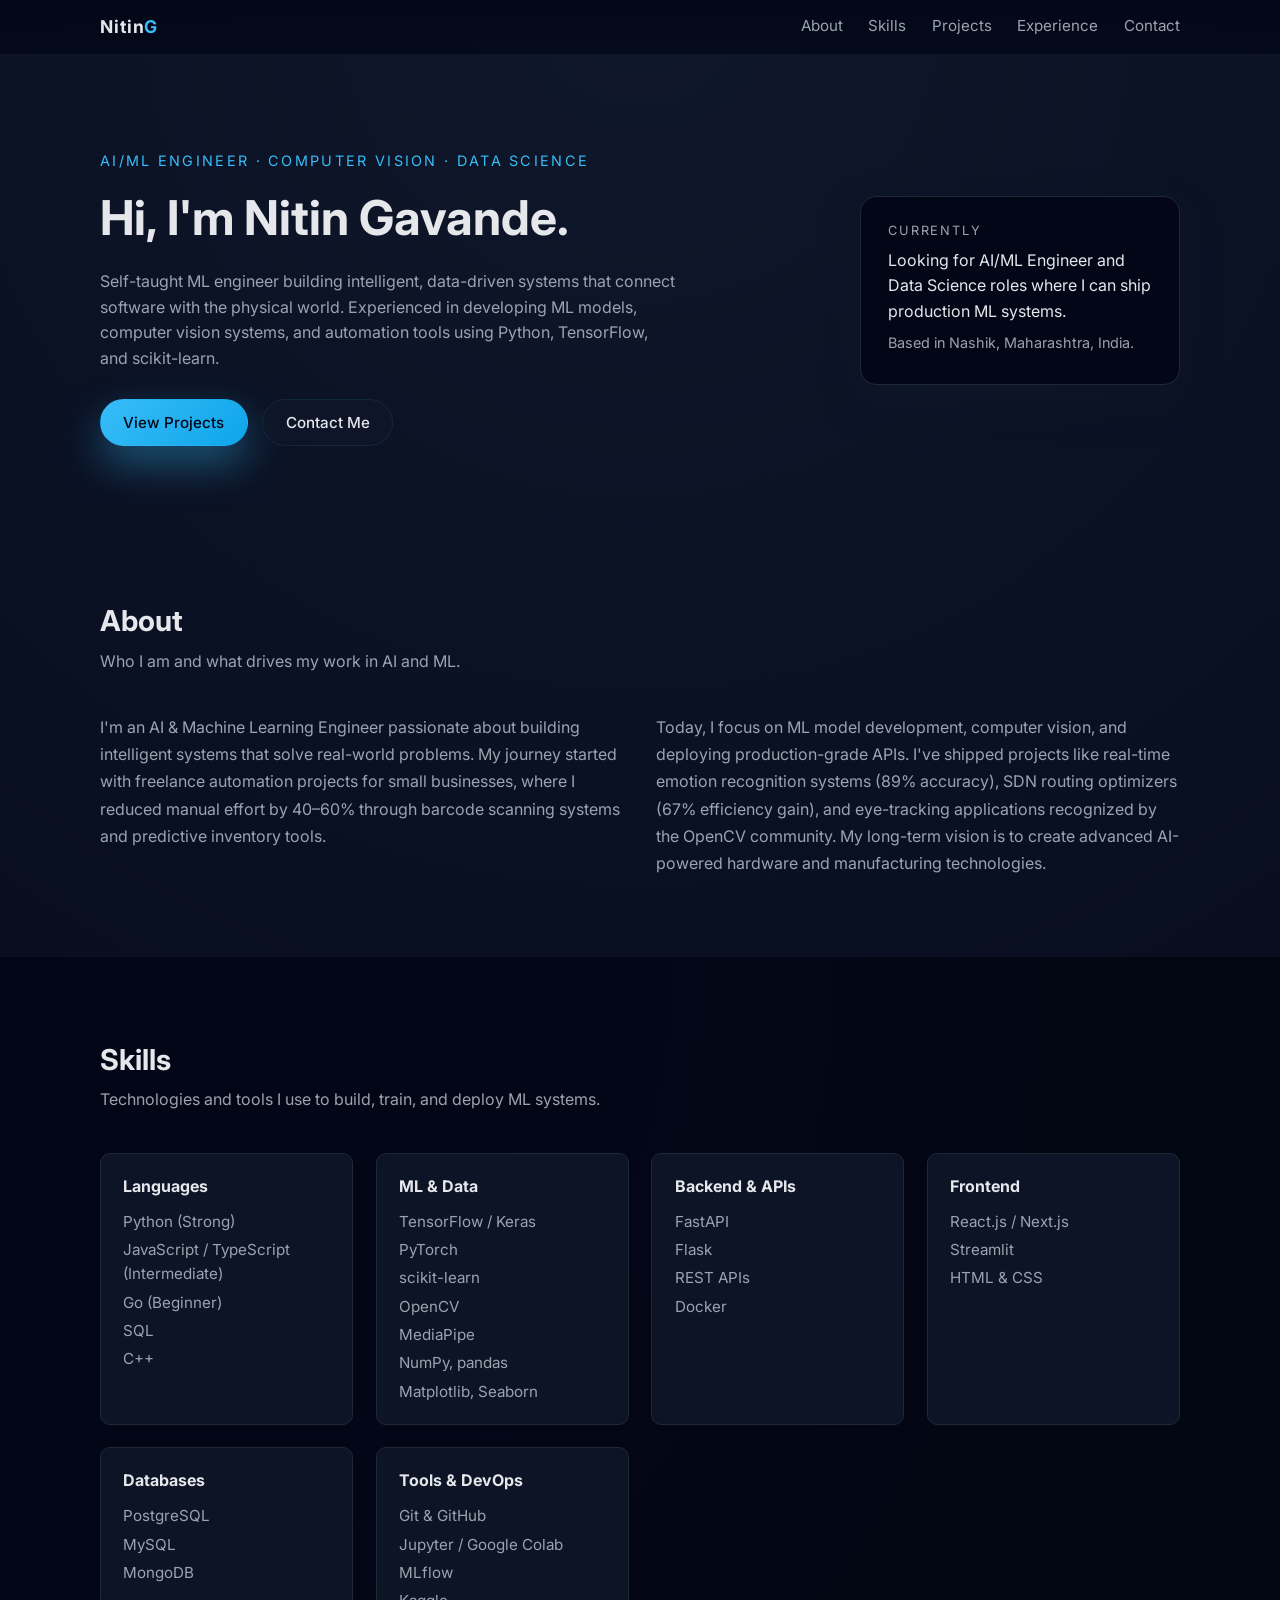
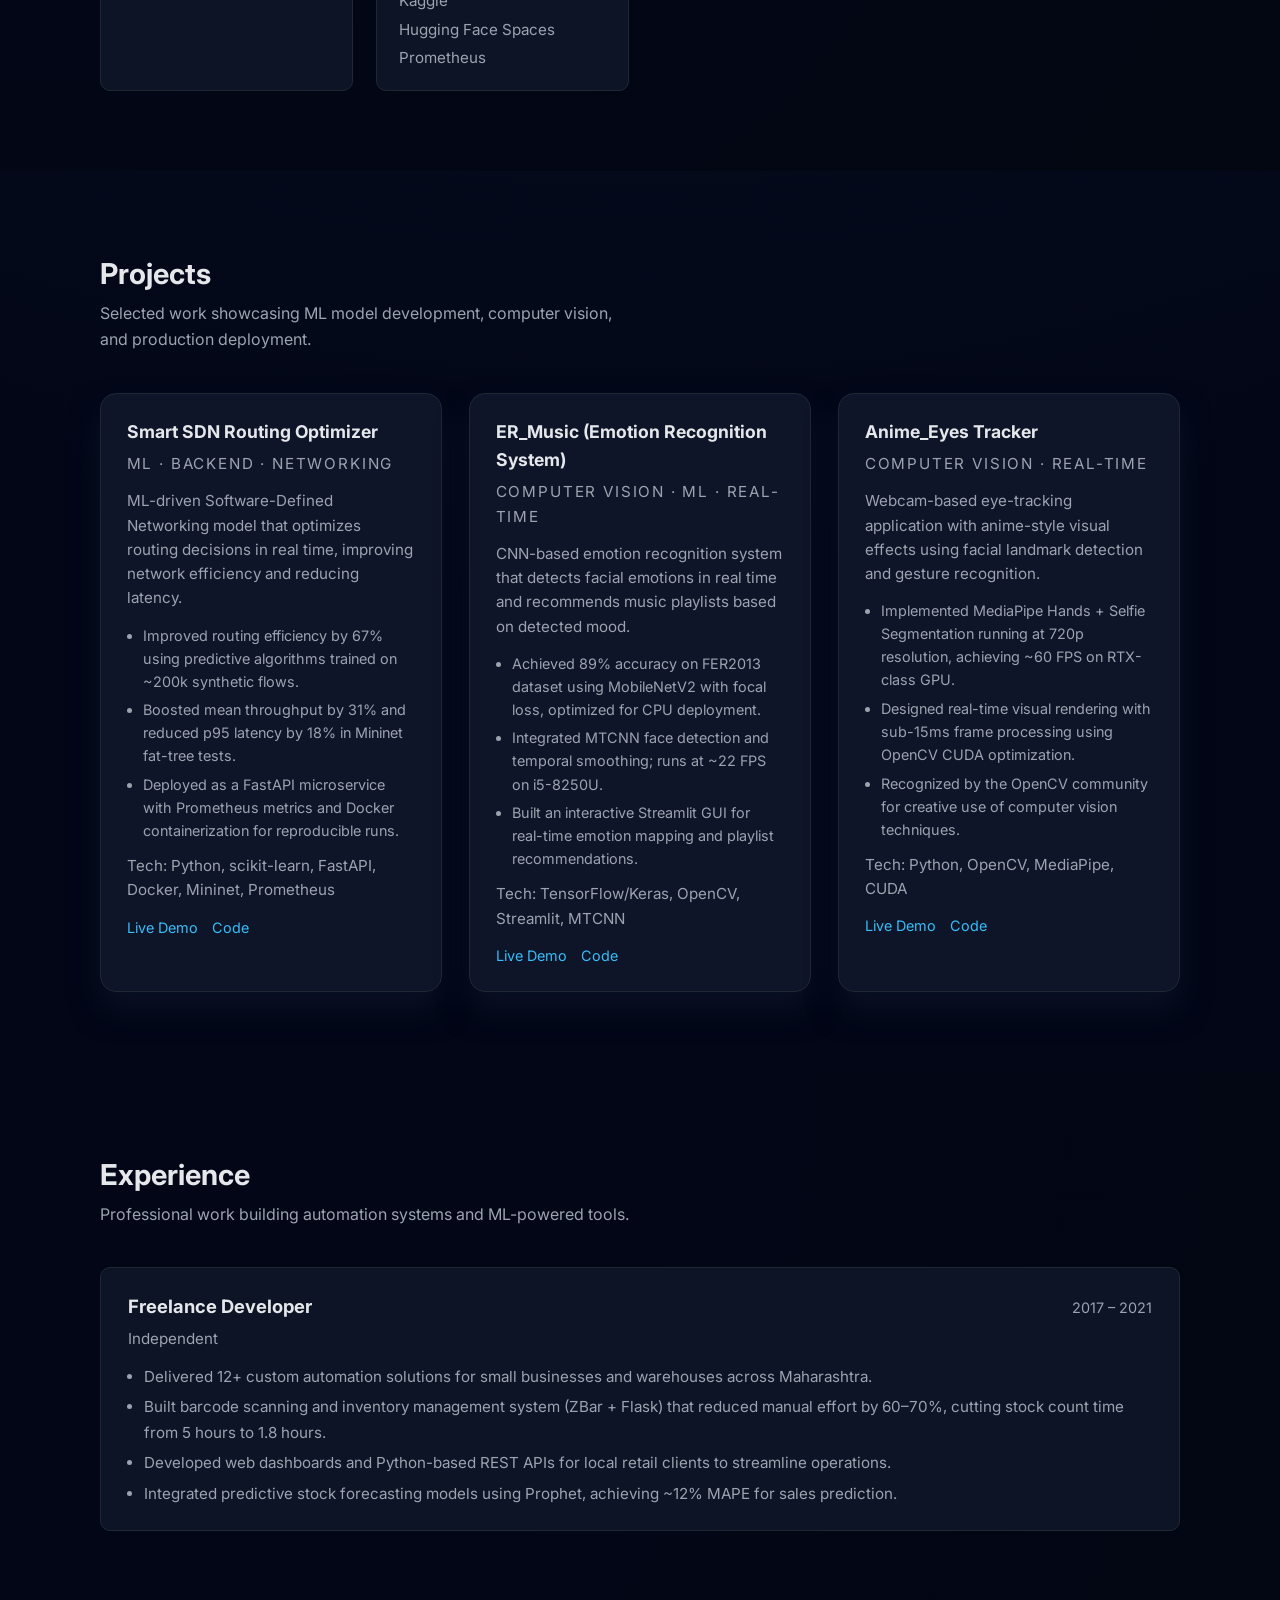
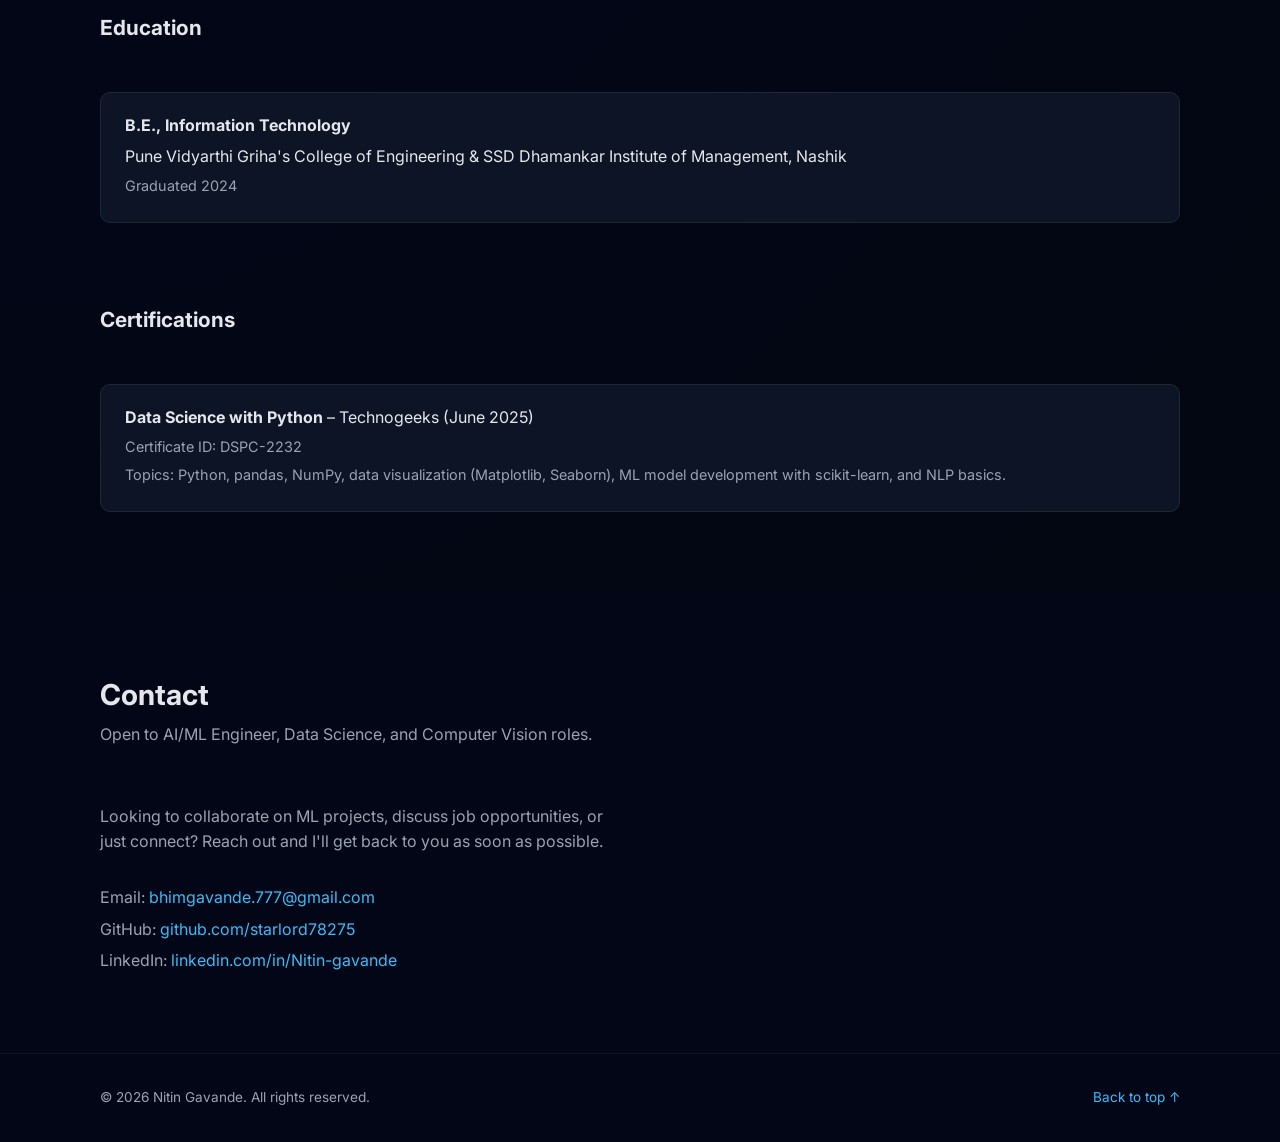
<file: index.html>
<!DOCTYPE html>
<html lang="en">
<head>
  <meta charset="UTF-8" />
  <meta name="viewport" content="width=device-width, initial-scale=1.0" />
  <title>Nitin Gavande | AI/ML Engineer Portfolio</title>
  <link rel="stylesheet" href="styles.css" />
  <link rel="preconnect" href="https://fonts.googleapis.com" />
  <link rel="preconnect" href="https://fonts.gstatic.com" crossorigin />
  <link href="https://fonts.googleapis.com/css2?family=Inter:wght@400;500;600;700&display=swap" rel="stylesheet" />
</head>
<body>
  <header class="header" id="top">
    <div class="container header-inner">
      <div class="logo">Nitin<span>G</span></div>

      <nav class="nav" id="nav">
        <a href="#about" class="nav-link">About</a>
        <a href="#skills" class="nav-link">Skills</a>
        <a href="#projects" class="nav-link">Projects</a>
        <a href="#experience" class="nav-link">Experience</a>
        <a href="#contact" class="nav-link">Contact</a>
      </nav>

      <button class="nav-toggle" id="navToggle" aria-label="Toggle navigation">
        <span class="nav-toggle-line"></span>
        <span class="nav-toggle-line"></span>
        <span class="nav-toggle-line"></span>
      </button>
    </div>
  </header>

  <main>
    <!-- Hero -->
    <section class="hero" aria-labelledby="hero-title">
      <div class="container hero-inner">
        <div>
          <p class="hero-kicker">AI/ML Engineer · Computer Vision · Data Science</p>
          <h1 id="hero-title" class="hero-title">Hi, I'm Nitin Gavande.</h1>
          <p class="hero-subtitle">
            Self-taught ML engineer building intelligent, data-driven systems that connect software with the physical world. 
            Experienced in developing ML models, computer vision systems, and automation tools using Python, TensorFlow, and scikit-learn.
          </p>
          <div class="hero-actions">
            <a href="#projects" class="btn btn-primary">View Projects</a>
            <a href="#contact" class="btn btn-outline">Contact Me</a>
          </div>
        </div>

        <div class="hero-aside">
          <div class="hero-card">
            <p class="hero-tag">Currently</p>
            <p>Looking for AI/ML Engineer and Data Science roles where I can ship production ML systems.</p>
            <p class="hero-location">Based in Nashik, Maharashtra, India.</p>
          </div>
        </div>
      </div>
    </section>

    <!-- About -->
    <section id="about" class="section">
      <div class="container section-inner">
        <div class="section-header">
          <h2>About</h2>
          <p>Who I am and what drives my work in AI and ML.</p>
        </div>
        <div class="grid-2">
          <p>
            I'm an AI & Machine Learning Engineer passionate about building intelligent systems that solve real-world problems. 
            My journey started with freelance automation projects for small businesses, where I reduced manual effort by 40–60% 
            through barcode scanning systems and predictive inventory tools.
          </p>
          <p>
            Today, I focus on ML model development, computer vision, and deploying production-grade APIs. 
            I've shipped projects like real-time emotion recognition systems (89% accuracy), SDN routing optimizers (67% efficiency gain), 
            and eye-tracking applications recognized by the OpenCV community. My long-term vision is to create advanced AI-powered 
            hardware and manufacturing technologies.
          </p>
        </div>
      </div>
    </section>

    <!-- Skills -->
    <section id="skills" class="section section-alt">
      <div class="container section-inner">
        <div class="section-header">
          <h2>Skills</h2>
          <p>Technologies and tools I use to build, train, and deploy ML systems.</p>
        </div>

        <div class="skills-grid">
          <div class="skills-group">
            <h3>Languages</h3>
            <ul>
              <li>Python (Strong)</li>
              <li>JavaScript / TypeScript (Intermediate)</li>
              <li>Go (Beginner)</li>
              <li>SQL</li>
              <li>C++</li>
            </ul>
          </div>

          <div class="skills-group">
            <h3>ML & Data</h3>
            <ul>
              <li>TensorFlow / Keras</li>
              <li>PyTorch</li>
              <li>scikit-learn</li>
              <li>OpenCV</li>
              <li>MediaPipe</li>
              <li>NumPy, pandas</li>
              <li>Matplotlib, Seaborn</li>
            </ul>
          </div>

          <div class="skills-group">
            <h3>Backend & APIs</h3>
            <ul>
              <li>FastAPI</li>
              <li>Flask</li>
              <li>REST APIs</li>
              <li>Docker</li>
            </ul>
          </div>

          <div class="skills-group">
            <h3>Frontend</h3>
            <ul>
              <li>React.js / Next.js</li>
              <li>Streamlit</li>
              <li>HTML & CSS</li>
            </ul>
          </div>

          <div class="skills-group">
            <h3>Databases</h3>
            <ul>
              <li>PostgreSQL</li>
              <li>MySQL</li>
              <li>MongoDB</li>
            </ul>
          </div>

          <div class="skills-group">
            <h3>Tools & DevOps</h3>
            <ul>
              <li>Git & GitHub</li>
              <li>Jupyter / Google Colab</li>
              <li>MLflow</li>
              <li>Kaggle</li>
              <li>Hugging Face Spaces</li>
              <li>Prometheus</li>
            </ul>
          </div>
        </div>
      </div>
    </section>

    <!-- Projects -->
    <section id="projects" class="section">
      <div class="container section-inner">
        <div class="section-header">
          <h2>Projects</h2>
          <p>Selected work showcasing ML model development, computer vision, and production deployment.</p>
        </div>

        <div class="projects-grid">
          <!-- Project 1 -->
          <article class="project-card">
            <h3>Smart SDN Routing Optimizer</h3>
            <p class="project-meta">ML · Backend · Networking</p>
            <p>
              ML-driven Software-Defined Networking model that optimizes routing decisions in real time, 
              improving network efficiency and reducing latency.
            </p>
            <ul class="project-points">
              <li>Improved routing efficiency by 67% using predictive algorithms trained on ~200k synthetic flows.</li>
              <li>Boosted mean throughput by 31% and reduced p95 latency by 18% in Mininet fat-tree tests.</li>
              <li>Deployed as a FastAPI microservice with Prometheus metrics and Docker containerization for reproducible runs.</li>
            </ul>
            <p class="project-tech">Tech: Python, scikit-learn, FastAPI, Docker, Mininet, Prometheus</p>
            <div class="project-links">
              <a href="#" target="_blank" rel="noreferrer">Live Demo</a>
              <a href="#" target="_blank" rel="noreferrer">Code</a>
            </div>
          </article>

          <!-- Project 2 -->
          <article class="project-card">
            <h3>ER_Music (Emotion Recognition System)</h3>
            <p class="project-meta">Computer Vision · ML · Real-time</p>
            <p>
              CNN-based emotion recognition system that detects facial emotions in real time 
              and recommends music playlists based on detected mood.
            </p>
            <ul class="project-points">
              <li>Achieved 89% accuracy on FER2013 dataset using MobileNetV2 with focal loss, optimized for CPU deployment.</li>
              <li>Integrated MTCNN face detection and temporal smoothing; runs at ~22 FPS on i5-8250U.</li>
              <li>Built an interactive Streamlit GUI for real-time emotion mapping and playlist recommendations.</li>
            </ul>
            <p class="project-tech">Tech: TensorFlow/Keras, OpenCV, Streamlit, MTCNN</p>
            <div class="project-links">
              <a href="#" target="_blank" rel="noreferrer">Live Demo</a>
              <a href="#" target="_blank" rel="noreferrer">Code</a>
            </div>
          </article>

          <!-- Project 3 -->
          <article class="project-card">
            <h3>Anime_Eyes Tracker</h3>
            <p class="project-meta">Computer Vision · Real-time</p>
            <p>
              Webcam-based eye-tracking application with anime-style visual effects using 
              facial landmark detection and gesture recognition.
            </p>
            <ul class="project-points">
              <li>Implemented MediaPipe Hands + Selfie Segmentation running at 720p resolution, achieving ~60 FPS on RTX-class GPU.</li>
              <li>Designed real-time visual rendering with sub-15ms frame processing using OpenCV CUDA optimization.</li>
              <li>Recognized by the OpenCV community for creative use of computer vision techniques.</li>
            </ul>
            <p class="project-tech">Tech: Python, OpenCV, MediaPipe, CUDA</p>
            <div class="project-links">
              <a href="#" target="_blank" rel="noreferrer">Live Demo</a>
              <a href="#" target="_blank" rel="noreferrer">Code</a>
            </div>
          </article>
        </div>
      </div>
    </section>

    <!-- Experience -->
    <section id="experience" class="section section-alt">
      <div class="container section-inner">
        <div class="section-header">
          <h2>Experience</h2>
          <p>Professional work building automation systems and ML-powered tools.</p>
        </div>

        <div class="experience-list">
          <article class="experience-item">
            <div class="experience-header">
              <h3>Freelance Developer</h3>
              <span class="experience-period">2017 – 2021</span>
            </div>
            <p class="experience-company">Independent</p>
            <ul class="experience-points">
              <li>Delivered 12+ custom automation solutions for small businesses and warehouses across Maharashtra.</li>
              <li>Built barcode scanning and inventory management system (ZBar + Flask) that reduced manual effort by 60–70%, cutting stock count time from 5 hours to 1.8 hours.</li>
              <li>Developed web dashboards and Python-based REST APIs for local retail clients to streamline operations.</li>
              <li>Integrated predictive stock forecasting models using Prophet, achieving ~12% MAPE for sales prediction.</li>
            </ul>
          </article>
        </div>

        <div class="section-header" style="margin-top: 2.5rem;">
          <h3>Education</h3>
        </div>
        <div class="education-item">
          <p><strong>B.E., Information Technology</strong></p>
          <p>Pune Vidyarthi Griha's College of Engineering & SSD Dhamankar Institute of Management, Nashik</p>
          <p class="education-year">Graduated 2024</p>
        </div>

        <div class="section-header" style="margin-top: 2.5rem;">
          <h3>Certifications</h3>
        </div>
        <div class="education-item">
          <p><strong>Data Science with Python</strong> – Technogeeks (June 2025)</p>
          <p style="color: var(--muted); font-size: 0.9rem;">Certificate ID: DSPC-2232</p>
          <p style="color: var(--muted); font-size: 0.9rem;">
            Topics: Python, pandas, NumPy, data visualization (Matplotlib, Seaborn), ML model development with scikit-learn, and NLP basics.
          </p>
        </div>
      </div>
    </section>

    <!-- Contact -->
    <section id="contact" class="section">
      <div class="container section-inner">
        <div class="section-header">
          <h2>Contact</h2>
          <p>Open to AI/ML Engineer, Data Science, and Computer Vision roles.</p>
        </div>

        <div class="contact-inner">
          <p>
            Looking to collaborate on ML projects, discuss job opportunities, or just connect? 
            Reach out and I'll get back to you as soon as possible.
          </p>
          <ul class="contact-list">
            <li>Email: <a href="mailto:bhimgavande.777@gmail.com">bhimgavande.777@gmail.com</a></li>
            <li>GitHub: <a href="https://github.com/starlord78275" target="_blank" rel="noreferrer">github.com/starlord78275</a></li>
            <li>LinkedIn: <a href="https://www.linkedin.com/in/nitin-gavande-891a7b31a?utm_source=share&utm_campaign=share_via&utm_content=profile&utm_medium=android_app" target="_blank" rel="noreferrer">linkedin.com/in/Nitin-gavande</a></li>
          </ul>
        </div>
      </div>
    </section>
  </main>

  <footer class="footer">
    <div class="container footer-inner">
      <p>© <span id="year"></span> Nitin Gavande. All rights reserved.</p>
      <a href="#top" class="back-to-top">Back to top ↑</a>
    </div>
  </footer>

  <script src="main.js"></script>
</body>
</html>
</file>
<file: styles.css>
:root {
  --bg: #050816;
  --bg-alt: #0b1020;
  --text: #e5e7eb;
  --muted: #9ca3af;
  --accent: #38bdf8;
  --accent-soft: rgba(56, 189, 248, 0.1);
  --border: #1f2933;
  --shadow-soft: 0 18px 35px rgba(15, 23, 42, 0.55);
  --radius-lg: 16px;
  --radius-md: 10px;
  --radius-sm: 6px;
  --container-width: 1080px;
  --transition-fast: 180ms ease-out;
}

*,
*::before,
*::after {
  box-sizing: border-box;
}

html {
  scroll-behavior: smooth;
}

body {
  margin: 0;
  font-family: 'Inter', system-ui, -apple-system, BlinkMacSystemFont, 'Segoe UI',
    sans-serif;
  background: radial-gradient(circle at top, #0f172a 0, #020617 50%, #020617 100%);
  color: var(--text);
  line-height: 1.6;
}

/* Layout */

.container {
  width: min(100% - 2.5rem, var(--container-width));
  margin-inline: auto;
}

.section {
  padding: 5rem 0;
}

.section-alt {
  background: radial-gradient(circle at top left, #020617 0, #020617 35%, #030711 100%);
}

.section-inner {
  display: flex;
  flex-direction: column;
  gap: 2.5rem;
}

.section-header h2 {
  margin: 0 0 0.25rem;
  font-size: 1.8rem;
}

.section-header h3 {
  margin: 0 0 0.5rem;
  font-size: 1.3rem;
}

.section-header p {
  margin: 0;
  color: var(--muted);
  max-width: 540px;
}

/* Header */

.header {
  position: sticky;
  top: 0;
  z-index: 50;
  backdrop-filter: blur(18px);
  background: linear-gradient(to bottom, rgba(2, 6, 23, 0.9), rgba(2, 6, 23, 0.7));
  border-bottom: 1px solid rgba(15, 23, 42, 0.9);
}

.header-inner {
  display: flex;
  align-items: center;
  justify-content: space-between;
  padding: 0.8rem 0;
}

.logo {
  font-weight: 700;
  font-size: 1.1rem;
  letter-spacing: 0.05em;
}

.logo span {
  color: var(--accent);
}

/* Nav */

.nav {
  display: flex;
  gap: 1.6rem;
  align-items: center;
}

.nav-link {
  color: var(--muted);
  text-decoration: none;
  font-size: 0.95rem;
  position: relative;
  padding-bottom: 0.15rem;
  transition: color var(--transition-fast);
}

.nav-link::after {
  content: "";
  position: absolute;
  left: 0;
  bottom: 0;
  width: 0%;
  height: 2px;
  background: var(--accent);
  transition: width var(--transition-fast);
}

.nav-link:hover {
  color: var(--text);
}

.nav-link:hover::after {
  width: 100%;
}

/* Nav toggle (mobile) */

.nav-toggle {
  display: none;
  background: none;
  border: none;
  padding: 0.35rem;
  cursor: pointer;
}

.nav-toggle-line {
  display: block;
  width: 22px;
  height: 2px;
  margin: 4px 0;
  background: var(--text);
  transition: transform 160ms ease, opacity 160ms ease;
}

/* Hero */

.hero {
  padding: 5rem 0 4.5rem;
}

.hero-inner {
  display: grid;
  grid-template-columns: minmax(0, 2fr) minmax(0, 1.1fr);
  align-items: center;
  gap: 3rem;
}

.hero-kicker {
  color: var(--accent);
  font-size: 0.9rem;
  text-transform: uppercase;
  letter-spacing: 0.16em;
  margin-bottom: 0.5rem;
}

.hero-title {
  margin: 0 0 0.75rem;
  font-size: clamp(2.2rem, 4vw, 3rem);
}

.hero-subtitle {
  margin: 0 0 1.75rem;
  color: var(--muted);
  max-width: 36rem;
  line-height: 1.6;
}

.hero-actions {
  display: flex;
  flex-wrap: wrap;
  gap: 0.9rem;
}

/* Hero card */

.hero-aside {
  display: flex;
  justify-content: flex-end;
}

.hero-card {
  background: radial-gradient(circle at top left, #020617 0, #020617 40%, #020617 100%);
  border-radius: var(--radius-lg);
  padding: 1.5rem 1.7rem;
  border: 1px solid var(--border);
  box-shadow: var(--shadow-soft);
  max-width: 320px;
}

.hero-card p {
  margin: 0 0 0.4rem;
}

.hero-card .hero-tag {
  font-size: 0.8rem;
  text-transform: uppercase;
  letter-spacing: 0.14em;
  color: var(--muted);
}

.hero-location {
  color: var(--muted);
  font-size: 0.9rem;
}

/* Buttons */

.btn {
  display: inline-flex;
  align-items: center;
  justify-content: center;
  padding: 0.65rem 1.4rem;
  border-radius: 999px;
  font-size: 0.95rem;
  font-weight: 500;
  text-decoration: none;
  cursor: pointer;
  border: 1px solid transparent;
  transition: background var(--transition-fast), color var(--transition-fast), transform 120ms ease;
}

.btn-primary {
  background: linear-gradient(135deg, #38bdf8, #0ea5e9);
  color: #020617;
  box-shadow: 0 18px 40px rgba(56, 189, 248, 0.38);
}

.btn-primary:hover {
  transform: translateY(-1px);
}

.btn-outline {
  border-color: var(--accent-soft);
  background: rgba(15, 23, 42, 0.9);
  color: var(--text);
}

.btn-outline:hover {
  background: rgba(15, 23, 42, 1);
}

/* Grid */

.grid-2 {
  display: grid;
  grid-template-columns: repeat(2, minmax(0, 1fr));
  gap: 2rem;
}

.grid-2 p {
  margin: 0;
  color: var(--muted);
  line-height: 1.7;
}

/* Skills */

.skills-grid {
  display: grid;
  grid-template-columns: repeat(auto-fit, minmax(210px, 1fr));
  gap: 1.4rem;
}

.skills-group {
  background: rgba(15, 23, 42, 0.85);
  border-radius: var(--radius-md);
  border: 1px solid var(--border);
  padding: 1.25rem 1.4rem;
}

.skills-group h3 {
  margin: 0 0 0.65rem;
  font-size: 1rem;
}

.skills-group ul {
  list-style: none;
  padding: 0;
  margin: 0;
  color: var(--muted);
  font-size: 0.95rem;
}

.skills-group li + li {
  margin-top: 0.25rem;
}

/* Projects */

.projects-grid {
  display: grid;
  grid-template-columns: repeat(auto-fit, minmax(280px, 1fr));
  gap: 1.7rem;
}

.project-card {
  background: rgba(15, 23, 42, 0.95);
  border-radius: var(--radius-lg);
  border: 1px solid var(--border);
  padding: 1.5rem 1.6rem;
  box-shadow: 0 18px 30px rgba(15, 23, 42, 0.6);
  transition: transform 140ms ease, box-shadow 140ms ease, border-color 140ms ease;
}

.project-card:hover {
  transform: translateY(-4px);
  border-color: var(--accent-soft);
  box-shadow: 0 24px 45px rgba(15, 23, 42, 0.8);
}

.project-card h3 {
  margin: 0 0 0.4rem;
  font-size: 1.1rem;
}

.project-meta {
  margin: 0 0 0.8rem;
  color: var(--muted);
  font-size: 0.85rem;
  text-transform: uppercase;
  letter-spacing: 0.12em;
}

.project-card > p {
  margin: 0 0 0.8rem;
  color: var(--muted);
  font-size: 0.95rem;
}

.project-points {
  margin: 0 0 0.75rem 1rem;
  padding: 0;
  color: var(--muted);
  font-size: 0.9rem;
  line-height: 1.6;
}

.project-points li + li {
  margin-top: 0.35rem;
}

.project-tech {
  margin: 0 0 0.75rem;
  font-size: 0.85rem;
  color: var(--muted);
}

.project-links {
  display: flex;
  gap: 0.9rem;
  font-size: 0.9rem;
}

.project-links a {
  color: var(--accent);
  text-decoration: none;
}

.project-links a:hover {
  text-decoration: underline;
}

/* Experience */

.experience-list {
  display: flex;
  flex-direction: column;
  gap: 2rem;
}

.experience-item {
  background: rgba(15, 23, 42, 0.85);
  border-radius: var(--radius-md);
  border: 1px solid var(--border);
  padding: 1.5rem 1.7rem;
}

.experience-header {
  display: flex;
  justify-content: space-between;
  align-items: baseline;
  margin-bottom: 0.35rem;
  flex-wrap: wrap;
  gap: 0.5rem;
}

.experience-header h3 {
  margin: 0;
  font-size: 1.15rem;
}

.experience-period {
  font-size: 0.9rem;
  color: var(--muted);
}

.experience-company {
  margin: 0 0 0.75rem;
  color: var(--muted);
  font-size: 0.95rem;
}

.experience-points {
  margin: 0 0 0 1rem;
  padding: 0;
  color: var(--muted);
  font-size: 0.95rem;
  line-height: 1.65;
}

.experience-points li + li {
  margin-top: 0.35rem;
}

.education-item {
  background: rgba(15, 23, 42, 0.85);
  border-radius: var(--radius-md);
  border: 1px solid var(--border);
  padding: 1.25rem 1.5rem;
}

.education-item p {
  margin: 0 0 0.3rem;
}

.education-year {
  color: var(--muted);
  font-size: 0.9rem;
}

/* Contact */

.contact-inner {
  max-width: 520px;
  display: flex;
  flex-direction: column;
  gap: 0.9rem;
  color: var(--muted);
}

.contact-list {
  list-style: none;
  padding: 0;
  margin: 0;
}

.contact-list li + li {
  margin-top: 0.35rem;
}

.contact-list a {
  color: var(--accent);
  text-decoration: none;
}

.contact-list a:hover {
  text-decoration: underline;
}

/* Footer */

.footer {
  border-top: 1px solid rgba(15, 23, 42, 0.9);
  background: #020617;
  padding: 1.2rem 0;
}

.footer-inner {
  display: flex;
  justify-content: space-between;
  align-items: center;
  gap: 1rem;
  font-size: 0.85rem;
  color: var(--muted);
}

.back-to-top {
  color: var(--accent);
  text-decoration: none;
}

/* Responsive */

@media (max-width: 768px) {
  .header-inner {
    padding-inline: 0.3rem;
  }

  .nav {
    position: absolute;
    inset-inline: 0;
    top: 52px;
    background: rgba(2, 6, 23, 0.98);
    flex-direction: column;
    padding: 0.75rem 1.25rem 1rem;
    border-bottom: 1px solid rgba(15, 23, 42, 0.9);
    display: none;
  }

  .nav.open {
    display: flex;
  }

  .nav-toggle {
    display: block;
  }

  .hero-inner {
    grid-template-columns: minmax(0, 1fr);
  }

  .hero-aside {
    justify-content: flex-start;
  }

  .hero-card {
    max-width: 100%;
  }

  .grid-2 {
    grid-template-columns: minmax(0, 1fr);
  }

  .footer-inner {
    flex-direction: column;
    align-items: flex-start;
  }
}

@media (max-width: 480px) {
  .hero {
    padding-top: 4rem;
  }

  .hero-title {
    font-size: 2rem;
  }

  .section {
    padding: 3.8rem 0;
  }
}
</file>
